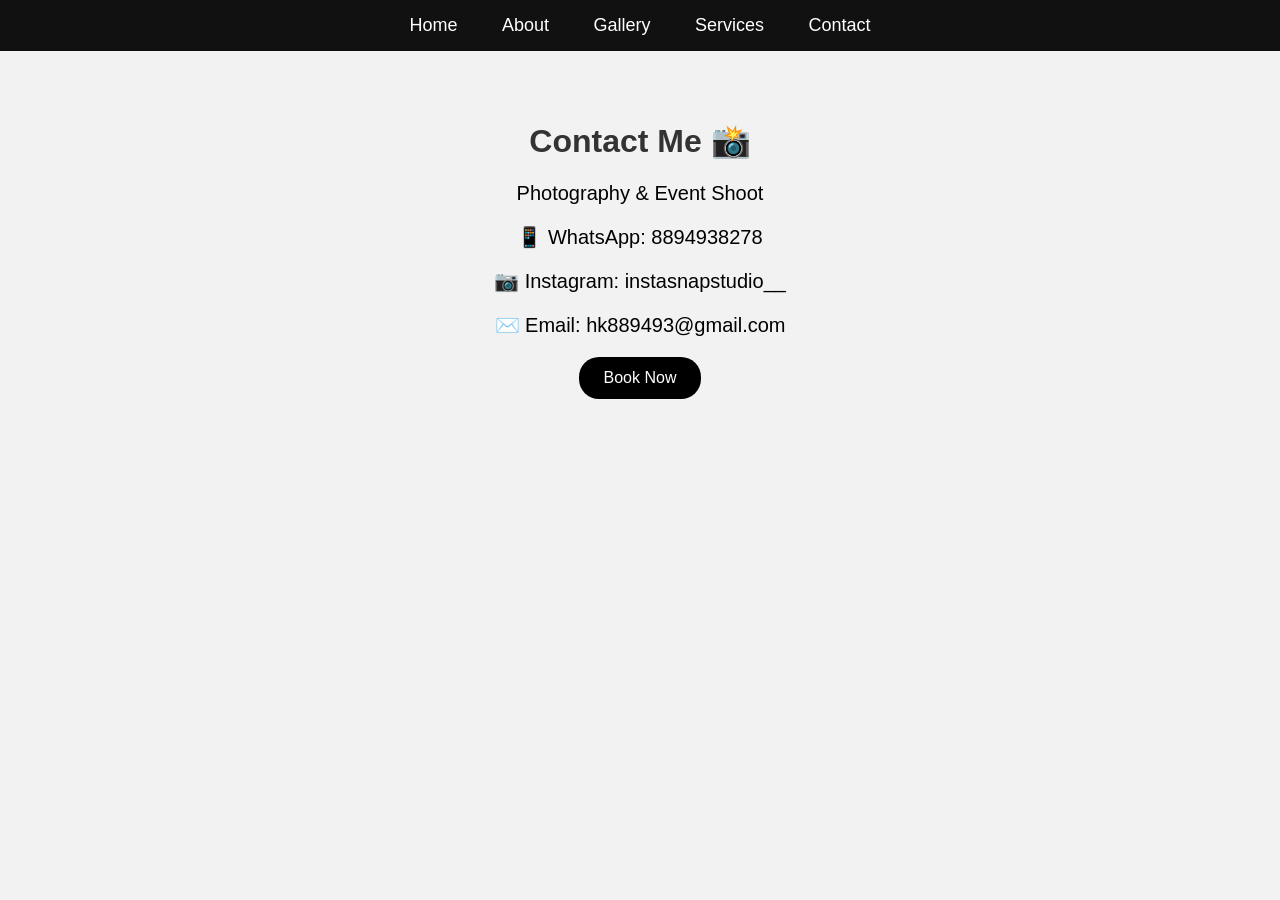
<file: templates/contact.html>
<!DOCTYPE html>
<html>
<head>
    <title>Contact Me</title>

    <style>

        body{
            margin:0;
            font-family:Arial, sans-serif;
            background:#f2f2f2;
        }


        /* Navbar */
        nav{
            background:#111;
            padding:15px;
            text-align:center;
        }

        nav a{
            color:white;
            text-decoration:none;
            margin:20px;
            font-size:18px;
        }

        nav a:hover{
            color:#ffcc00;
        }


        /* Contact Section */
        .contact{
            text-align:center;
            padding:50px;
        }

        h1{
            color:#333;
        }

        p{
            font-size:20px;
        }


        /* Button */
        .btn{
            display:inline-block;
            padding:12px 25px;
            background:black;
            color:white;
            text-decoration:none;
            border-radius:20px;
        }

        .btn:hover{
            background:#ffcc00;
            color:black;
        }

    </style>

</head>

<body>


<nav>
    <a href="/">Home</a>
    <a href="/about">About</a>
    <a href="/gallery">Gallery</a>
    <a href="/services">Services</a>
    <a href="/contact">Contact</a>
</nav>


<div class="contact">

<h1>Contact Me 📸</h1>

<p>Photography & Event Shoot</p>

<p>📱 WhatsApp: 8894938278</p>

<p>📷 Instagram: instasnapstudio__</p>

<p>✉️ Email: hk889493@gmail.com</p>

<a class="btn" href="#">Book Now</a>

</div>


</body>
</html>
</file>
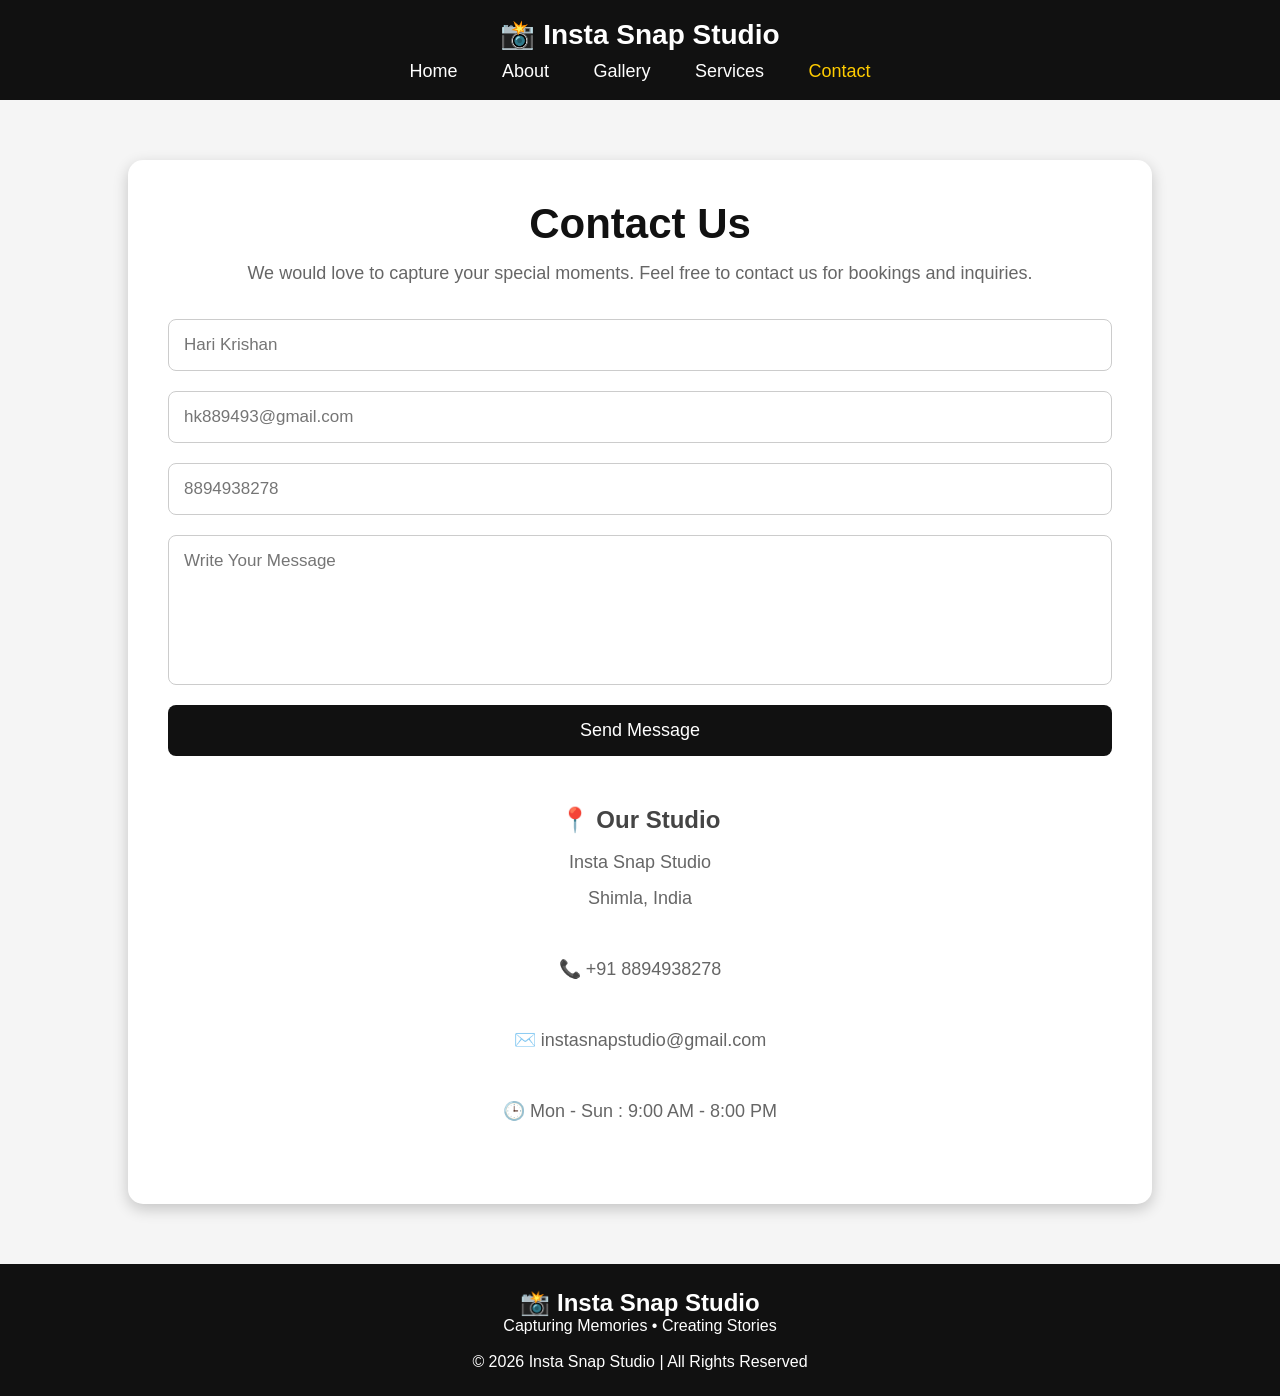
<file: insta snap studio/templates/contact.html>
<!DOCTYPE html>
<html lang="en">
<head>

<meta charset="UTF-8">
<meta name="viewport" content="width=device-width, initial-scale=1.0">

<title>Contact - Insta Snap Studio</title>

<style>

*{
margin:0;
padding:0;
box-sizing:border-box;
font-family:Arial,sans-serif;
}

body{
background:#f5f5f5;
}

/* Navbar */

nav{
background:#111;
padding:18px;
text-align:center;
}

.logo{
color:white;
font-size:28px;
font-weight:bold;
margin-bottom:10px;
}

nav a{
color:white;
text-decoration:none;
margin:20px;
font-size:18px;
transition:.3s;
}

nav a:hover,
nav a.active{
color:#ffcc00;
}

/* Contact */

.contact{

width:80%;
margin:60px auto;
background:white;
padding:40px;
border-radius:15px;
box-shadow:0 5px 15px rgba(0,0,0,.2);

}

.contact h1{

text-align:center;
font-size:42px;
margin-bottom:15px;
color:#111;

}

.contact p{

text-align:center;
font-size:18px;
color:#666;
margin-bottom:35px;

}

form{

display:flex;
flex-direction:column;
gap:20px;

}

input,
textarea{

padding:15px;
font-size:17px;
border:1px solid #ccc;
border-radius:8px;
outline:none;

}

input:focus,
textarea:focus{

border:2px solid #ffcc00;

}

textarea{

resize:none;
height:150px;

}

button{

padding:15px;
background:#111;
color:white;
border:none;
border-radius:8px;
font-size:18px;
cursor:pointer;
transition:.3s;

}

button:hover{

background:#ffcc00;
color:black;

}

/* Contact Info */

.info{

margin-top:40px;
text-align:center;
line-height:2;
color:#444;

}

/* Footer */

footer{

margin-top:60px;
background:#111;
color:white;
text-align:center;
padding:25px;

}

</style>

</head>

<body>

<nav>

<div class="logo">
📸 Insta Snap Studio
</div>

<a href="/">Home</a>
<a href="/about">About</a>
<a href="/gallery">Gallery</a>
<a href="/services">Services</a>
<a href="/contact" class="active">Contact</a>

</nav>

<section class="contact">

<h1>Contact Us</h1>

<p>
We would love to capture your special moments. Feel free to contact us for bookings and inquiries.
</p>

<form>

<input type="text" placeholder="Hari Krishan" required>

<input type="email" placeholder="hk889493@gmail.com" required>

<input type="tel" placeholder="8894938278" required>

<textarea placeholder="Write Your Message"></textarea>

<button type="submit">
Send Message
</button>

</form>

<div class="info">

<h2>📍 Our Studio</h2>

<p>
Insta Snap Studio<br>
Shimla, India
</p>

<p>
📞 +91 8894938278
</p>

<p>
✉️ instasnapstudio@gmail.com
</p>

<p>
🕒 Mon - Sun : 9:00 AM - 8:00 PM
</p>

</div>

</section>

<footer>

<h2>📸 Insta Snap Studio</h2>

<p>
Capturing Memories • Creating Stories
</p>

<br>

<p>
© 2026 Insta Snap Studio | All Rights Reserved
</p>

</footer>

</body>
</html>
</file>
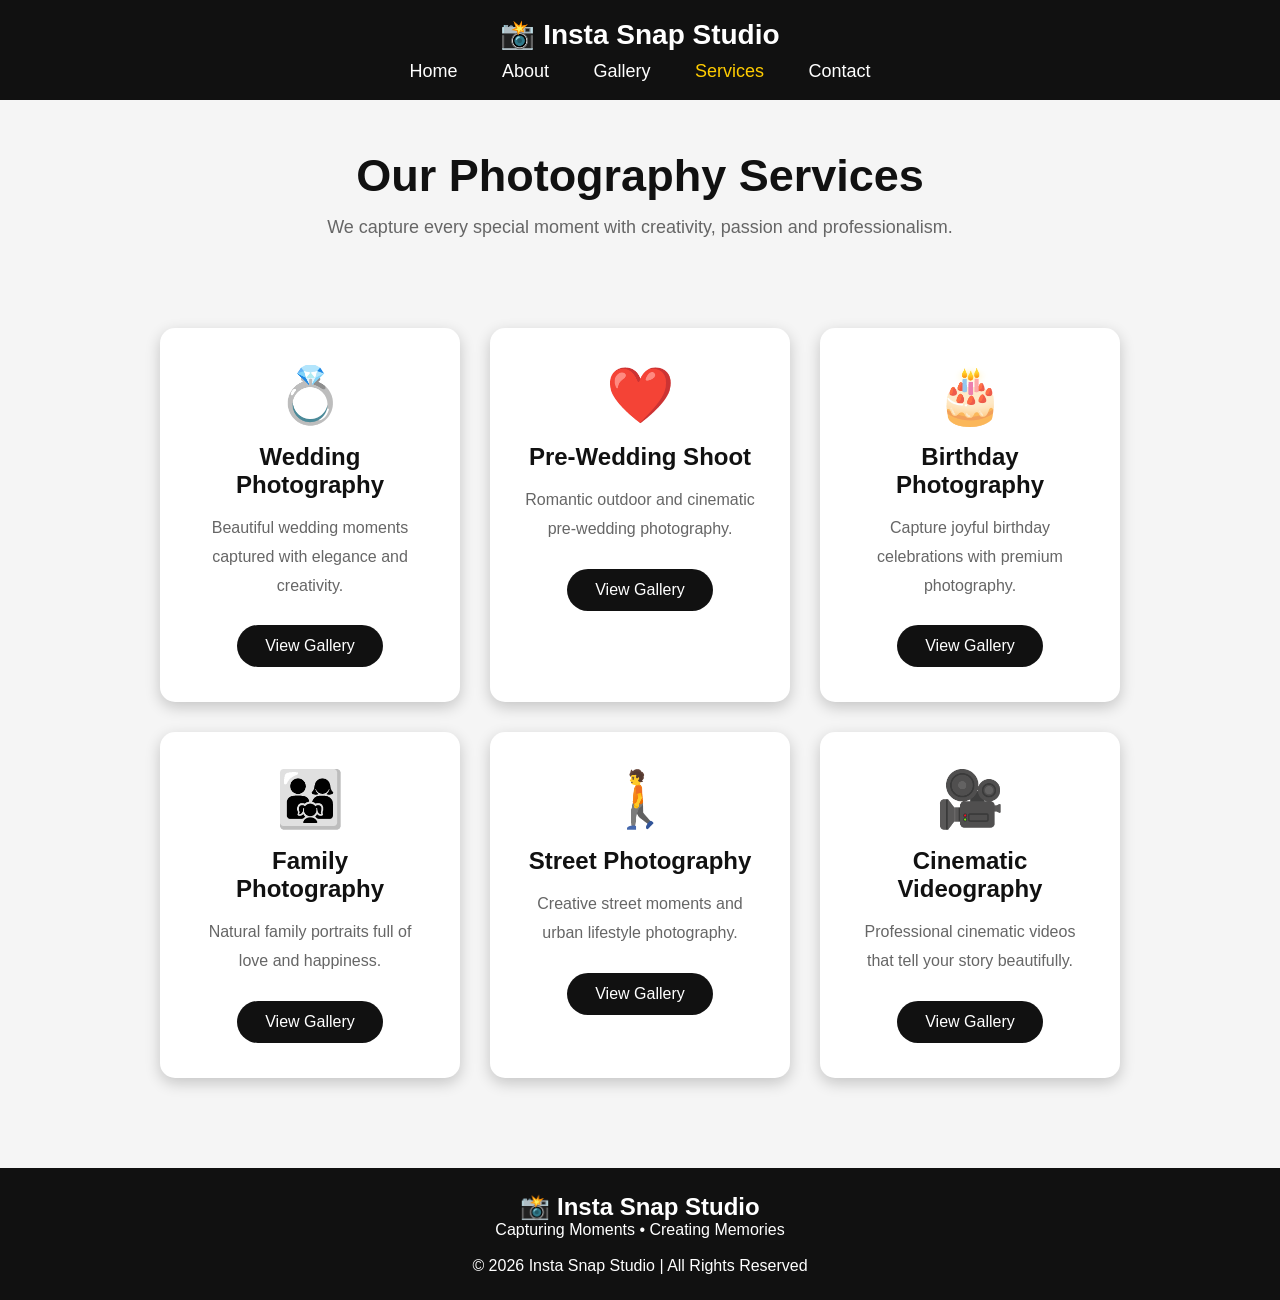
<file: insta snap studio/templates/services.html>
<!DOCTYPE html>
<html lang="en">
<head>

<meta charset="UTF-8">
<meta name="viewport" content="width=device-width, initial-scale=1.0">

<title>Services - Insta Snap Studio</title>

<style>

*{
margin:0;
padding:0;
box-sizing:border-box;
font-family:Arial,sans-serif;
}

body{
background:#f5f5f5;
}

/* Navbar */

nav{
background:#111;
padding:18px;
text-align:center;
}

.logo{
color:white;
font-size:28px;
font-weight:bold;
margin-bottom:10px;
}

nav a{
color:white;
text-decoration:none;
margin:20px;
font-size:18px;
transition:.3s;
}

nav a:hover,
nav a.active{
color:#ffcc00;
}

/* Heading */

.title{
text-align:center;
padding:50px 20px;
}

.title h1{
font-size:45px;
color:#111;
margin-bottom:15px;
}

.title p{
font-size:18px;
color:#666;
}

/* Cards */

.services{

display:flex;
justify-content:center;
flex-wrap:wrap;
gap:30px;
padding:40px 80px;

}

.card{

background:white;
width:300px;
padding:35px;
border-radius:15px;
box-shadow:0 5px 15px rgba(0,0,0,.2);
text-align:center;
transition:.3s;

}

.card:hover{

transform:translateY(-10px);

}

.card h1{

font-size:55px;
margin-bottom:15px;

}

.card h2{

margin-bottom:15px;
color:#111;

}

.card p{

color:#666;
line-height:1.8;
margin-bottom:25px;

}

.btn{

display:inline-block;
background:#111;
color:white;
padding:12px 28px;
text-decoration:none;
border-radius:30px;
transition:.3s;

}

.btn:hover{

background:#ffcc00;
color:black;

}

/* Footer */

footer{

margin-top:50px;
background:#111;
color:white;
text-align:center;
padding:25px;

}

</style>

</head>

<body>

<nav>

<div class="logo">
📸 Insta Snap Studio
</div>

<a href="/">Home</a>
<a href="/about">About</a>
<a href="/gallery">Gallery</a>
<a href="/services" class="active">Services</a>
<a href="/contact">Contact</a>

</nav>

<section class="title">

<h1>Our Photography Services</h1>

<p>
We capture every special moment with creativity, passion and professionalism.
</p>

</section>

<section class="services">

<div class="card">

<h1>💍</h1>

<h2>Wedding Photography</h2>

<p>
Beautiful wedding moments captured with elegance and creativity.
</p>

<a href="/wedding" class="btn">
View Gallery
</a>

</div>

<div class="card">

<h1>❤️</h1>

<h2>Pre-Wedding Shoot</h2>

<p>
Romantic outdoor and cinematic pre-wedding photography.
</p>

<a href="/prewedding" class="btn">
View Gallery
</a>

</div>

<div class="card">

<h1>🎂</h1>

<h2>Birthday Photography</h2>

<p>
Capture joyful birthday celebrations with premium photography.
</p>

<a href="/birthday" class="btn">
View Gallery
</a>

</div>

<div class="card">

<h1>👨‍👩‍👧</h1>

<h2>Family Photography</h2>

<p>
Natural family portraits full of love and happiness.
</p>

<a href="/family" class="btn">
View Gallery
</a>

</div>

<div class="card">

<h1>🚶</h1>

<h2>Street Photography</h2>

<p>
Creative street moments and urban lifestyle photography.
</p>

<a href="/street" class="btn">
View Gallery
</a>

</div>

<div class="card">

<h1>🎥</h1>

<h2>Cinematic Videography</h2>

<p>
Professional cinematic videos that tell your story beautifully.
</p>

<a href="/cinematic" class="btn">
View Gallery
</a>

</div>

</section>

<footer>

<h2>📸 Insta Snap Studio</h2>

<p>
Capturing Moments • Creating Memories
</p>

<br>

<p>
© 2026 Insta Snap Studio | All Rights Reserved
</p>

</footer>

</body>
</html>
</file>
